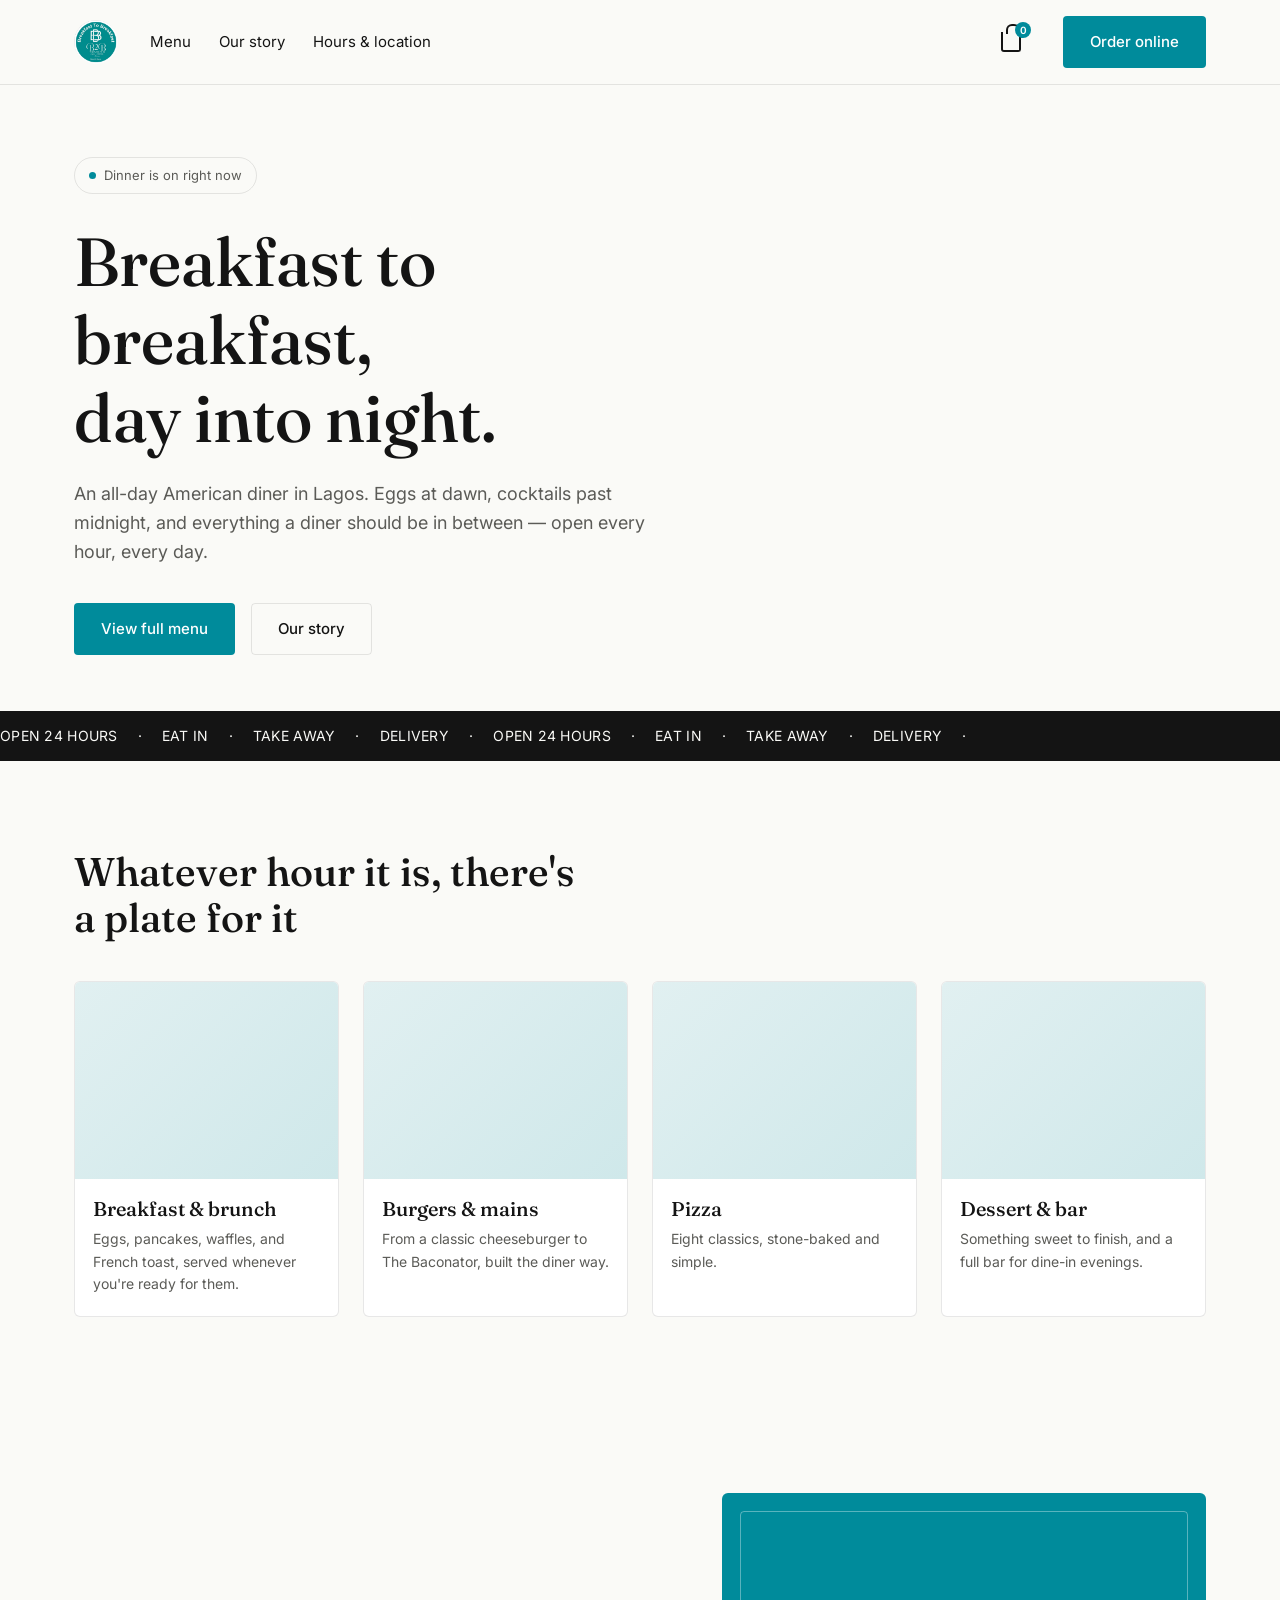
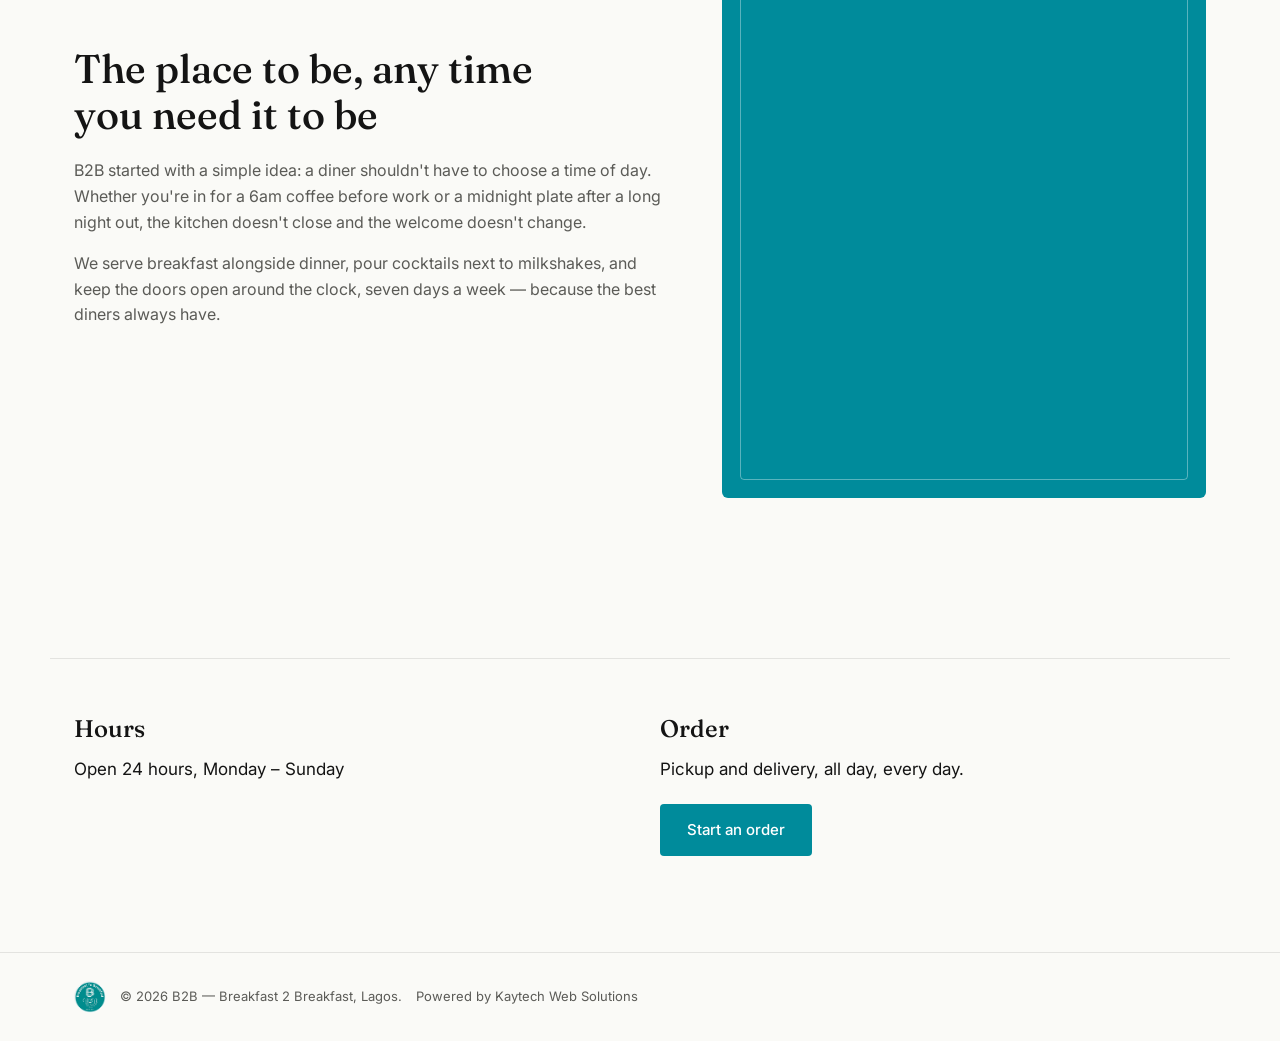
<file: index.html>
<!DOCTYPE html>
<html lang="en">
<head>
<meta charset="UTF-8">
<meta name="viewport" content="width=device-width, initial-scale=1.0">
<title>B2B — Breakfast 2 Breakfast | Lagos</title>
<meta name="description" content="B2B - Breakfast 2 Breakfast. All-day American diner in Lagos, open 24 hours. Eat in, take away, or delivery.">
<link rel="preconnect" href="https://fonts.googleapis.com">
<link rel="preconnect" href="https://fonts.gstatic.com" crossorigin>
<link href="https://fonts.googleapis.com/css2?family=Fraunces:opsz,wght@9..144,400;9..144,500;9..144,600&family=Inter:wght@400;500;600&display=swap" rel="stylesheet">
<link rel="icon" href="assets/logo.png" type="image/png">
<link rel="stylesheet" href="css/styles.css">
</head>
<body>

<header class="site-header">
  <div class="wrap header-inner">
    <a href="index.html" class="logo">
      <img src="assets/logo.png" alt="B2B - Breakfast 2 Breakfast" class="logo-mark">
    </a>
    <nav class="main-nav" id="main-nav">
      <a href="menu.html">Menu</a>
      <a href="#story">Our story</a>
      <a href="#hours">Hours &amp; location</a>
    </nav>
    <a href="cart.html" class="cart-link" aria-label="View cart">
      <i class="cart-icon"></i>
      <span class="cart-count" id="cart-count" hidden>0</span>
    </a>
    <a href="menu.html" class="btn btn-primary header-cta">Order online</a>
    <button class="nav-toggle" id="nav-toggle" aria-label="Toggle navigation" aria-expanded="false">
      <span></span><span></span><span></span>
    </button>
  </div>
</header>

<main>

  <section class="hero">
    <div class="wrap hero-inner">
      <p class="serving-chip" id="serving-chip">
        <span class="dot"></span>
        <span id="serving-text">Checking what's on&hellip;</span>
      </p>
      <h1 class="hero-headline">Breakfast to breakfast,<br>day into night.</h1>
      <p class="hero-sub">An all-day American diner in Lagos. Eggs at dawn, cocktails past midnight, and everything a diner should be in between &mdash; open every hour, every day.</p>
      <div class="hero-actions">
        <a href="menu.html" class="btn btn-primary">View full menu</a>
        <a href="#story" class="btn btn-ghost">Our story</a>
      </div>
    </div>
  </section>

  <div class="ribbon" aria-hidden="true">
    <div class="ribbon-track">
      <span>OPEN 24 HOURS</span><span>&middot;</span>
      <span>EAT IN</span><span>&middot;</span>
      <span>TAKE AWAY</span><span>&middot;</span>
      <span>DELIVERY</span><span>&middot;</span>
      <span>OPEN 24 HOURS</span><span>&middot;</span>
      <span>EAT IN</span><span>&middot;</span>
      <span>TAKE AWAY</span><span>&middot;</span>
      <span>DELIVERY</span><span>&middot;</span>
    </div>
  </div>

  <section class="categories" id="menu-preview">
    <div class="wrap">
      <h2>Whatever hour it is, there's a plate for it</h2>
      <div class="category-grid">
        <a href="menu.html#breakfast" class="category-card">
          <div class="category-photo" aria-hidden="true"></div>
          <h3>Breakfast &amp; brunch</h3>
          <p>Eggs, pancakes, waffles, and French toast, served whenever you're ready for them.</p>
        </a>
        <a href="menu.html#burgers" class="category-card">
          <div class="category-photo" aria-hidden="true"></div>
          <h3>Burgers &amp; mains</h3>
          <p>From a classic cheeseburger to The Baconator, built the diner way.</p>
        </a>
        <a href="menu.html#pizza" class="category-card">
          <div class="category-photo" aria-hidden="true"></div>
          <h3>Pizza</h3>
          <p>Eight classics, stone-baked and simple.</p>
        </a>
        <a href="menu.html#dessert" class="category-card">
          <div class="category-photo" aria-hidden="true"></div>
          <h3>Dessert &amp; bar</h3>
          <p>Something sweet to finish, and a full bar for dine-in evenings.</p>
        </a>
      </div>
    </div>
  </section>

  <section class="story" id="story">
    <div class="wrap story-inner">
      <div class="story-copy">
        <h2>The place to be, any time you need it to be</h2>
        <p>B2B started with a simple idea: a diner shouldn't have to choose a time of day. Whether you're in for a 6am coffee before work or a midnight plate after a long night out, the kitchen doesn't close and the welcome doesn't change.</p>
        <p>We serve breakfast alongside dinner, pour cocktails next to milkshakes, and keep the doors open around the clock, seven days a week &mdash; because the best diners always have.</p>
      </div>
      <div class="story-visual" aria-hidden="true"></div>
    </div>
  </section>

  <section class="hours" id="hours">
    <div class="wrap hours-inner">
      <div class="hours-block">
        <h2>Hours</h2>
        <p class="hours-line">Open 24 hours, Monday &ndash; Sunday</p>
      </div>
      <div class="hours-block">
        <h2>Order</h2>
        <p class="hours-line">Pickup and delivery, all day, every day.</p>
        <a href="menu.html" class="btn btn-primary">Start an order</a>
      </div>
    </div>
  </section>

</main>

<footer class="site-footer">
  <div class="wrap footer-inner">
    <img src="assets/logo.png" alt="B2B - Breakfast 2 Breakfast" class="logo-mark small">
    <p>&copy; <span id="year"></span> B2B &mdash; Breakfast 2 Breakfast, Lagos.</p>
    <p>Powered by <a href="https://kaytechwebsolutions.vercel.app" target="_blank" rel="noopener noreferrer">Kaytech Web Solutions</a></p>
  </div>
</footer>

<script src="js/cart.js"></script>
<script src="js/main.js"></script>
</body>
</html>
</file>
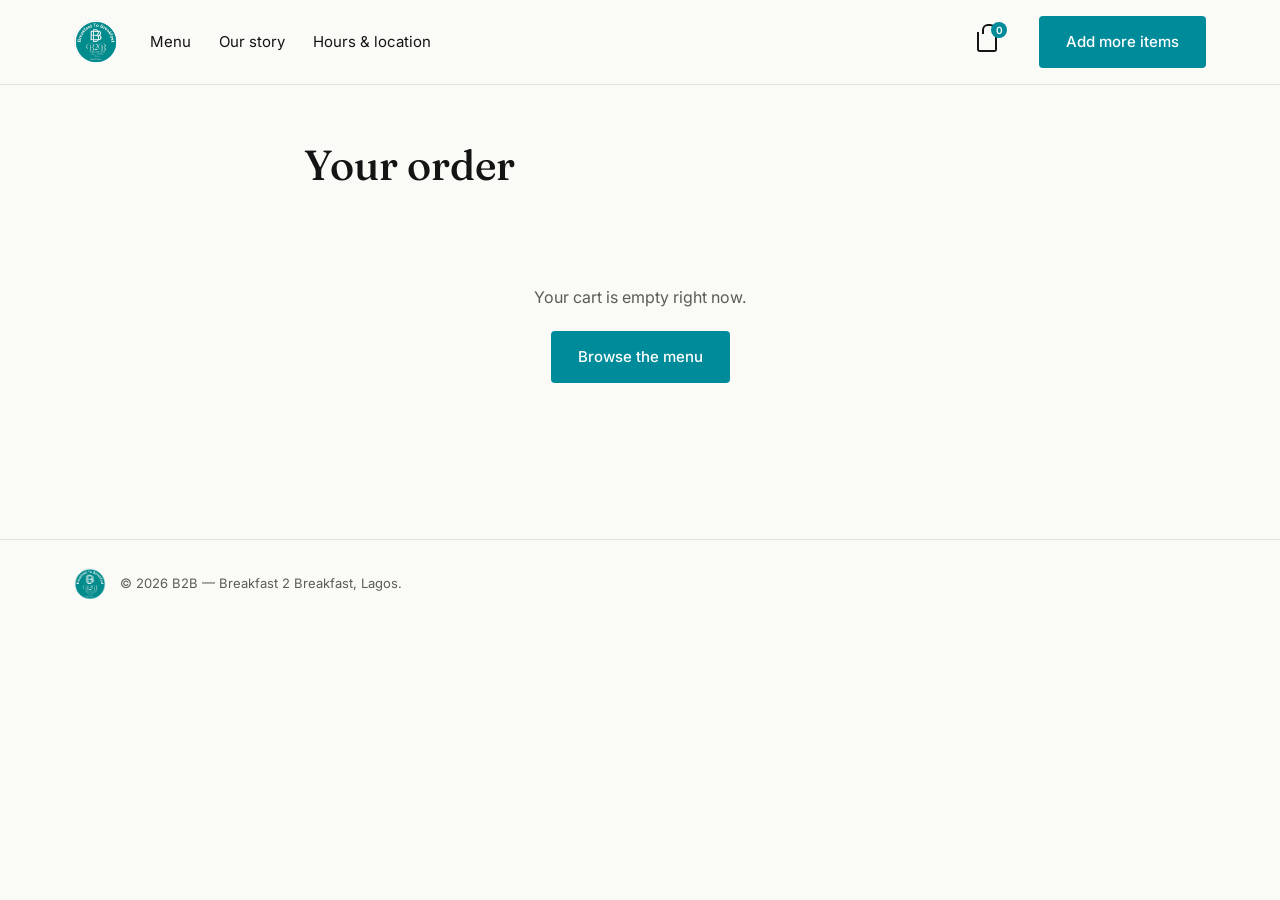
<file: cart.html>
<!DOCTYPE html>
<html lang="en">
<head>
<meta charset="UTF-8">
<meta name="viewport" content="width=device-width, initial-scale=1.0">
<title>Your order — B2B Breakfast 2 Breakfast</title>
<meta name="description" content="Review your order and send it to B2B on WhatsApp.">
<link rel="preconnect" href="https://fonts.googleapis.com">
<link rel="preconnect" href="https://fonts.gstatic.com" crossorigin>
<link href="https://fonts.googleapis.com/css2?family=Fraunces:opsz,wght@9..144,400;9..144,500;9..144,600&family=Inter:wght@400;500;600&display=swap" rel="stylesheet">
<link rel="icon" href="assets/logo.png" type="image/png">
<link rel="stylesheet" href="css/styles.css">
</head>
<body>

<header class="site-header">
  <div class="wrap header-inner">
    <a href="index.html" class="logo">
      <img src="assets/logo.png" alt="B2B - Breakfast 2 Breakfast" class="logo-mark">
    </a>
    <nav class="main-nav" id="main-nav">
      <a href="menu.html">Menu</a>
      <a href="index.html#story">Our story</a>
      <a href="index.html#hours">Hours &amp; location</a>
    </nav>
    <a href="cart.html" class="cart-link" aria-label="View cart">
      <i class="cart-icon"></i>
      <span class="cart-count" id="cart-count" hidden>0</span>
    </a>
    <a href="menu.html" class="btn btn-primary header-cta">Add more items</a>
    <button class="nav-toggle" id="nav-toggle" aria-label="Toggle navigation" aria-expanded="false">
      <span></span><span></span><span></span>
    </button>
  </div>
</header>

<main>
  <section class="cart-page">
    <div class="wrap cart-wrap">

      <h1>Your order</h1>

      <div id="cart-empty" class="cart-empty" hidden>
        <p>Your cart is empty right now.</p>
        <a href="menu.html" class="btn btn-primary">Browse the menu</a>
      </div>

      <div id="cart-content">
        <div class="cart-content-header">
          <button class="clear-cart-btn" id="clear-cart">Clear cart</button>
        </div>
        <div class="cart-items" id="cart-items"></div>

        <div class="cart-total-row">
          <span>Total</span>
          <span id="cart-total">&#8358;0</span>
        </div>

        <div class="fulfilment-block">
          <p class="fulfilment-label">Fulfilment</p>
          <div class="fulfilment-options">
            <button class="fulfilment-option active" data-type="pickup">Pickup</button>
            <button class="fulfilment-option" data-type="delivery">Delivery</button>
          </div>
          <p class="fulfilment-note">Delivery fee and estimated time are confirmed on WhatsApp.</p>
        </div>

        <div class="details-block">
          <p class="fulfilment-label">Your details</p>
          <div class="details-rule"></div>

          <div class="field">
            <label for="customer-name">Name</label>
            <input type="text" id="customer-name" placeholder="Your full name">
            <span class="field-error" id="error-name" hidden>Name is required.</span>
          </div>

          <div class="field">
            <label for="customer-phone">Phone number</label>
            <input type="tel" id="customer-phone" placeholder="e.g. 0803 123 4567">
            <span class="field-error" id="error-phone" hidden>Phone number is required.</span>
          </div>

          <div class="field" id="address-field">
            <label for="customer-address">Delivery address</label>
            <textarea id="customer-address" rows="2" placeholder="Street, area, landmark"></textarea>
            <span class="field-error" id="error-address" hidden>Delivery address is required.</span>
          </div>

          <div class="field">
            <label for="customer-notes">Extra notes <span class="optional-tag">(optional)</span></label>
            <textarea id="customer-notes" rows="2" placeholder="Any special requests"></textarea>
          </div>
        </div>

        <div class="checkout-actions">
          <button class="btn btn-ghost btn-block" id="download-receipt">Download receipt</button>
          <a class="btn btn-primary btn-block" id="whatsapp-send" href="#" target="_blank" rel="noopener">Send order on WhatsApp</a>
        </div>

        <p class="checkout-hint">Download the receipt first, then attach it in WhatsApp before sending your message.</p>
      </div>

    </div>
  </section>
</main>

<div class="modal-overlay" id="clear-modal" hidden>
  <div class="modal-card">
    <h3>Clear your order?</h3>
    <p>This will remove all items from your cart. This can't be undone.</p>
    <div class="modal-actions">
      <button class="btn btn-ghost" id="modal-cancel">Cancel</button>
      <button class="btn btn-danger" id="modal-confirm">Clear cart</button>
    </div>
  </div>
</div>

<footer class="site-footer">
  <div class="wrap footer-inner">
    <img src="assets/logo.png" alt="B2B - Breakfast 2 Breakfast" class="logo-mark small">
    <p>&copy; <span id="year"></span> B2B &mdash; Breakfast 2 Breakfast, Lagos.</p>
  </div>
</footer>

<script src="js/cart.js"></script>
<script src="js/cart-page.js"></script>
<script src="js/main.js"></script>
</body>
</html>
</file>
<file: css/styles.css>
/* ---------- Tokens ---------- */
:root {
  --teal: #008B9B;
  --teal-dark: #00707D;
  --bg: #FAFAF7;
  --surface: #FFFFFF;
  --ink: #141414;
  --ink-muted: #5B5B57;
  --gold: #C9A227;
  --border: rgba(20, 20, 20, 0.1);

  --font-display: 'Fraunces', serif;
  --font-body: 'Inter', sans-serif;

  --wrap: 1180px;
}

* { box-sizing: border-box; }
html { scroll-behavior: smooth; }

body {
  margin: 0;
  background: var(--bg);
  color: var(--ink);
  font-family: var(--font-body);
  font-size: 16px;
  line-height: 1.6;
  -webkit-font-smoothing: antialiased;
}

a { color: inherit; text-decoration: none; }

.wrap {
  max-width: var(--wrap);
  margin: 0 auto;
  padding: 0 24px;
}

h1, h2, h3 {
  font-family: var(--font-display);
  font-weight: 500;
  line-height: 1.15;
  margin: 0;
}

h2 { font-size: clamp(28px, 3.5vw, 40px); max-width: 20ch; }
h3 { font-size: 20px; }

p { margin: 0; color: var(--ink-muted); max-width: 65ch; }

:focus-visible {
  outline: 2px solid var(--teal);
  outline-offset: 3px;
}

@media (prefers-reduced-motion: reduce) {
  * { animation: none !important; transition: none !important; }
  html { scroll-behavior: auto; }
}

/* ---------- Buttons ---------- */
.btn {
  display: inline-flex;
  align-items: center;
  justify-content: center;
  padding: 13px 26px;
  border-radius: 4px;
  font-family: var(--font-body);
  font-weight: 500;
  font-size: 15px;
  border: 1px solid transparent;
  cursor: pointer;
  transition: background-color 0.15s ease, border-color 0.15s ease, transform 0.15s ease;
}
.btn:active { transform: scale(0.97); }
.btn:disabled { opacity: 0.6; cursor: default; transform: none; }

.btn-primary {
  background: var(--teal);
  color: #fff;
}
.btn-primary:hover { background: var(--teal-dark); }

.btn-ghost {
  background: transparent;
  border-color: var(--border);
  color: var(--ink);
}
.btn-ghost:hover { border-color: var(--ink); }

/* ---------- Header ---------- */
.site-header {
  position: sticky;
  top: 0;
  background: var(--bg);
  border-bottom: 1px solid var(--border);
  z-index: 50;
}

.header-inner {
  display: flex;
  align-items: center;
  gap: 32px;
  padding-top: 16px;
  padding-bottom: 16px;
}

.logo-mark {
  display: block;
  width: 44px;
  height: 44px;
  border-radius: 50%;
  object-fit: cover;
}
.logo-mark.small { width: 32px; height: 32px; }

.main-nav {
  display: flex;
  gap: 28px;
  margin-right: auto;
  font-size: 15px;
}

.header-cta { margin-left: 0; }

.cart-link {
  position: relative;
  display: inline-flex;
  align-items: center;
  justify-content: center;
  width: 40px;
  height: 40px;
}

.cart-icon {
  width: 20px;
  height: 20px;
  border: 2px solid var(--ink);
  border-top: none;
  border-radius: 0 0 3px 3px;
  position: relative;
}
.cart-icon::before {
  content: "";
  position: absolute;
  top: -8px;
  left: 3px;
  width: 10px;
  height: 8px;
  border: 2px solid var(--ink);
  border-bottom: none;
  border-radius: 6px 6px 0 0;
}

.cart-count {
  position: absolute;
  top: 0;
  right: 0;
  min-width: 16px;
  height: 16px;
  padding: 0 4px;
  border-radius: 8px;
  background: var(--teal);
  color: #fff;
  font-size: 10px;
  font-weight: 600;
  display: flex;
  align-items: center;
  justify-content: center;
}
.cart-count.pop {
  animation: cart-pop 0.3s ease;
}

@keyframes cart-pop {
  0% { transform: scale(1); }
  40% { transform: scale(1.35); }
  100% { transform: scale(1); }
}

.nav-toggle {
  display: none;
  flex-direction: column;
  gap: 5px;
  background: none;
  border: none;
  padding: 8px;
  cursor: pointer;
}
.nav-toggle span {
  width: 22px;
  height: 2px;
  background: var(--ink);
}

@media (max-width: 760px) {
  .main-nav {
    display: none;
    order: 3;
    width: 100%;
    flex-direction: column;
    gap: 16px;
    padding-top: 16px;
  }
  .main-nav.open { display: flex; }
  .header-inner { flex-wrap: wrap; }
  .header-cta { display: none; }
  .nav-toggle { display: flex; margin-left: auto; }
}

/* ---------- Hero ---------- */
.hero { padding: 72px 0 56px; }

.serving-chip {
  display: inline-flex;
  align-items: center;
  gap: 8px;
  padding: 7px 14px;
  border: 1px solid var(--border);
  border-radius: 999px;
  font-size: 13px;
  color: var(--ink-muted);
  margin-bottom: 28px;
}

.serving-chip .dot {
  width: 7px;
  height: 7px;
  border-radius: 50%;
  background: var(--teal);
}

.hero-headline {
  font-size: clamp(38px, 6vw, 68px);
  max-width: 15ch;
  margin-bottom: 24px;
}

.hero-sub {
  font-size: 18px;
  max-width: 52ch;
  margin-bottom: 36px;
}

.hero-actions { display: flex; gap: 16px; flex-wrap: wrap; }

/* ---------- Ribbon ---------- */
.ribbon {
  background: var(--ink);
  color: var(--bg);
  overflow: hidden;
  padding: 14px 0;
}

.ribbon-track {
  display: flex;
  gap: 20px;
  white-space: nowrap;
  width: max-content;
  font-size: 14px;
  letter-spacing: 0.02em;
  animation: scroll-ribbon 28s linear infinite;
}

@keyframes scroll-ribbon {
  from { transform: translateX(0); }
  to { transform: translateX(-50%); }
}

/* ---------- Categories ---------- */
.categories { padding: 88px 0; }
.categories h2 { margin-bottom: 40px; }

.category-grid {
  display: grid;
  grid-template-columns: repeat(4, 1fr);
  gap: 24px;
}

.category-card {
  display: block;
  background: var(--surface);
  border: 1px solid var(--border);
  border-radius: 6px;
  overflow: hidden;
  transition: transform 0.2s ease, box-shadow 0.2s ease;
  opacity: 0;
  transform: translateY(16px);
}
.category-card.in-view {
  opacity: 1;
  transform: translateY(0);
}
.category-card:hover {
  transform: translateY(-3px);
  box-shadow: 0 8px 20px rgba(20,20,20,0.06);
}
.category-grid .category-card:nth-child(1) { transition-delay: 0s; }
.category-grid .category-card:nth-child(2) { transition-delay: 0.08s; }
.category-grid .category-card:nth-child(3) { transition-delay: 0.16s; }
.category-grid .category-card:nth-child(4) { transition-delay: 0.24s; }

.category-photo {
  aspect-ratio: 4/3;
  background: linear-gradient(135deg, #E1F0F1, #CFE8EA);
}

.category-card h3, .category-card p { padding: 0 18px; }
.category-card h3 { margin-top: 18px; margin-bottom: 8px; }
.category-card p { margin-bottom: 20px; font-size: 14px; }

@media (max-width: 900px) {
  .category-grid { grid-template-columns: repeat(2, 1fr); }
}
@media (max-width: 520px) {
  .category-grid { grid-template-columns: 1fr; }
}

/* ---------- Story ---------- */
.story { padding: 88px 0; }

.story-inner {
  display: grid;
  grid-template-columns: 1.1fr 0.9fr;
  gap: 56px;
  align-items: center;
}

.story-copy {
  opacity: 0;
  transform: translateY(16px);
  transition: opacity 0.5s ease, transform 0.5s ease;
}
.story-copy.in-view { opacity: 1; transform: translateY(0); }

.story-copy h2 { margin-bottom: 20px; }
.story-copy p { margin-bottom: 16px; }

.story-visual {
  aspect-ratio: 4/5;
  background: var(--teal);
  border-radius: 6px;
  position: relative;
}
.story-visual::after {
  content: "";
  position: absolute;
  inset: 18px;
  border: 1px solid rgba(255,255,255,0.35);
  border-radius: 4px;
}

@media (max-width: 800px) {
  .story-inner { grid-template-columns: 1fr; }
  .story-visual { order: -1; }
}

/* ---------- Hours ---------- */
.hours { padding: 72px 0 96px; }

.hours-inner {
  display: grid;
  grid-template-columns: 1fr 1fr;
  gap: 40px;
  border-top: 1px solid var(--border);
  padding-top: 56px;
}

.hours-block h2 { margin-bottom: 14px; font-size: 24px; }
.hours-line { font-size: 17px; color: var(--ink); margin-bottom: 20px; }

@media (max-width: 700px) {
  .hours-inner { grid-template-columns: 1fr; }
}

/* ---------- Footer ---------- */
.site-footer {
  border-top: 1px solid var(--border);
  padding: 28px 0;
}

.footer-inner {
  display: flex;
  align-items: center;
  gap: 14px;
  font-size: 13px;
  color: var(--ink-muted);
}

/* ---------- Menu page ---------- */
.menu-intro { padding: 56px 0 28px; }
.menu-intro h1 { font-size: clamp(32px, 5vw, 48px); margin-bottom: 14px; }

.menu-controls-wrap {
  position: sticky;
  top: 77px;
  background: var(--bg);
  border-bottom: 1px solid var(--border);
  z-index: 40;
  padding-bottom: 14px;
}

.search-bar {
  display: flex;
  align-items: center;
  gap: 10px;
  background: var(--surface);
  border: 1px solid var(--border);
  border-radius: 6px;
  padding: 12px 16px;
  margin-bottom: 16px;
}

.search-icon {
  width: 15px;
  height: 15px;
  border: 2px solid var(--ink-muted);
  border-radius: 50%;
  position: relative;
  flex-shrink: 0;
}
.search-icon::after {
  content: "";
  position: absolute;
  width: 6px;
  height: 2px;
  background: var(--ink-muted);
  bottom: -4px;
  right: -5px;
  transform: rotate(45deg);
}

.search-bar input {
  border: none;
  background: none;
  outline: none;
  font-family: var(--font-body);
  font-size: 15px;
  width: 100%;
  color: var(--ink);
}

.category-tabs {
  display: flex;
  gap: 10px;
  overflow-x: auto;
  scrollbar-width: none;
}
.category-tabs::-webkit-scrollbar { display: none; }

.tab {
  flex-shrink: 0;
  padding: 8px 16px;
  border-radius: 999px;
  border: 1px solid var(--border);
  background: var(--surface);
  font-family: var(--font-body);
  font-size: 14px;
  color: var(--ink-muted);
  cursor: pointer;
  white-space: nowrap;
  transition: background-color 0.15s ease, border-color 0.15s ease, color 0.15s ease;
}
.tab.active {
  background: var(--ink);
  border-color: var(--ink);
  color: var(--bg);
}

.menu-list { padding: 40px 0 96px; }

#menu-sections.fade-refresh {
  animation: fade-in-up 0.25s ease;
}

@keyframes fade-in-up {
  from { opacity: 0; transform: translateY(8px); }
  to { opacity: 1; transform: translateY(0); }
}

.skeleton-row {
  display: flex;
  align-items: center;
  gap: 16px;
  padding: 16px 0;
  border-bottom: 1px solid var(--border);
}

.skeleton-block {
  background: linear-gradient(90deg, var(--border) 25%, rgba(20,20,20,0.06) 50%, var(--border) 75%);
  background-size: 200% 100%;
  animation: skeleton-shimmer 1.4s ease-in-out infinite;
  border-radius: 6px;
}

.skeleton-photo { width: 64px; height: 64px; flex-shrink: 0; }
.skeleton-lines { flex: 1; display: flex; flex-direction: column; gap: 8px; }
.skeleton-line { height: 12px; border-radius: 4px; }
.skeleton-line.short { width: 40%; }

@keyframes skeleton-shimmer {
  0% { background-position: 200% 0; }
  100% { background-position: -200% 0; }
}

.empty-state {
  text-align: center;
  padding: 60px 0;
  font-size: 16px;
  max-width: none;
}

.menu-category { margin-bottom: 56px; }

.menu-category-header { margin-bottom: 20px; }
.menu-category-header h2 { font-size: 26px; margin-bottom: 6px; }
.bar-note { font-size: 13px; color: var(--gold); font-style: italic; }

.menu-items {
  display: flex;
  flex-direction: column;
}

.menu-item {
  display: flex;
  align-items: center;
  gap: 16px;
  padding: 16px 0;
  border-bottom: 1px solid var(--border);
}

.menu-item-photo {
  width: 64px;
  height: 64px;
  border-radius: 6px;
  background: linear-gradient(135deg, #E1F0F1, #CFE8EA);
  flex-shrink: 0;
}

.menu-item-info { flex: 1; min-width: 0; }

.menu-item-top {
  display: flex;
  justify-content: space-between;
  gap: 12px;
  align-items: baseline;
}

.menu-item-top h4 {
  font-family: var(--font-display);
  font-size: 17px;
  font-weight: 500;
  margin: 0;
}

.menu-item-price {
  font-size: 14px;
  font-weight: 600;
  color: var(--teal-dark);
  white-space: nowrap;
}

.menu-item-desc {
  font-size: 13px;
  margin-top: 4px;
  color: var(--ink-muted);
  display: -webkit-box;
  -webkit-line-clamp: 2;
  -webkit-box-orient: vertical;
  overflow: hidden;
}

.btn-add {
  flex-shrink: 0;
  background: transparent;
  border: 1px solid var(--teal);
  color: var(--teal-dark);
  border-radius: 4px;
  padding: 8px 16px;
  font-family: var(--font-body);
  font-size: 13px;
  font-weight: 600;
  cursor: pointer;
  transition: background-color 0.15s ease, color 0.15s ease, transform 0.15s ease;
}
.btn-add:hover { background: var(--teal); color: #fff; }
.btn-add.added {
  background: var(--teal);
  color: #fff;
  transform: scale(1.06);
}

.dine-in-badge {
  flex-shrink: 0;
  font-size: 11px;
  color: var(--gold);
  border: 1px solid var(--gold);
  border-radius: 999px;
  padding: 5px 10px;
  white-space: nowrap;
}

@media (max-width: 600px) {
  .menu-controls-wrap { top: 65px; }
  .menu-item { align-items: flex-start; }
}

/* ---------- Cart page ---------- */
.cart-page { padding: 56px 0 96px; }
.cart-wrap { max-width: 720px; }
.cart-page h1 { font-size: clamp(30px, 5vw, 42px); margin-bottom: 36px; }

.cart-empty {
  text-align: center;
  padding: 60px 0;
}
.cart-empty p { margin: 0 auto 20px; }

.cart-content-header {
  display: flex;
  justify-content: flex-end;
  padding-bottom: 8px;
}

.clear-cart-btn {
  background: none;
  border: none;
  font-family: var(--font-body);
  font-size: 13px;
  color: var(--ink-muted);
  text-decoration: underline;
  cursor: pointer;
  padding: 4px 0;
}
.clear-cart-btn:hover { color: var(--ink); }

.cart-items { border-top: 1px solid var(--border); }

.cart-row {
  display: grid;
  grid-template-columns: 1fr auto auto auto;
  align-items: center;
  gap: 16px;
  padding: 18px 0;
  border-bottom: 1px solid var(--border);
  transition: opacity 0.25s ease, transform 0.25s ease, max-height 0.25s ease;
  max-height: 100px;
}
.cart-row.removing {
  opacity: 0;
  transform: translateX(12px);
}

.qty-value {
  font-size: 14px;
  min-width: 16px;
  text-align: center;
  display: inline-block;
  transition: transform 0.15s ease;
}
.qty-value.bump { transform: scale(1.3); }

.cart-row-name { font-family: var(--font-display); font-size: 16px; color: var(--ink); margin: 0; }
.cart-row-price { font-size: 12px; margin: 2px 0 0; }

.qty-stepper {
  display: flex;
  align-items: center;
  gap: 10px;
  border: 1px solid var(--border);
  border-radius: 999px;
  padding: 4px 10px;
}

.qty-btn {
  background: none;
  border: none;
  font-size: 16px;
  cursor: pointer;
  color: var(--ink);
  width: 20px;
  line-height: 1;
}


.cart-row-total {
  font-size: 14px;
  font-weight: 600;
  color: var(--ink);
  white-space: nowrap;
}

.remove-btn {
  background: none;
  border: none;
  font-size: 20px;
  color: var(--ink-muted);
  cursor: pointer;
  line-height: 1;
}
.remove-btn:hover { color: var(--ink); }

.cart-total-row {
  display: flex;
  justify-content: space-between;
  padding: 24px 0;
  font-family: var(--font-display);
  font-size: 22px;
  border-bottom: 1px solid var(--border);
}
.cart-total-row span:last-child { color: var(--teal-dark); }

.fulfilment-block { padding: 28px 0; border-bottom: 1px solid var(--border); }
.fulfilment-label { font-size: 13px; color: var(--ink-muted); margin-bottom: 12px; }

.fulfilment-options { display: flex; gap: 10px; margin-bottom: 14px; }

.fulfilment-option {
  flex: 1;
  padding: 12px;
  border-radius: 6px;
  border: 1px solid var(--border);
  background: var(--surface);
  font-family: var(--font-body);
  font-size: 14px;
  font-weight: 500;
  color: var(--ink-muted);
  cursor: pointer;
  text-align: center;
}
.fulfilment-option.active {
  border-color: var(--teal);
  border-width: 2px;
  color: var(--teal-dark);
}

.fulfilment-note { font-size: 12px; }

.details-block {
  padding: 28px;
  margin: 28px 0;
  background: var(--surface);
  border: 1px solid var(--border);
  border-radius: 8px;
}

.details-block .fulfilment-label {
  font-family: var(--font-display);
  font-size: 18px;
  font-weight: 500;
  color: var(--ink);
  text-transform: none;
  letter-spacing: normal;
  margin-bottom: 6px;
}

.details-rule {
  width: 32px;
  height: 2px;
  background: var(--gold);
  margin-bottom: 22px;
}

.field { margin-bottom: 20px; }
.field:last-child { margin-bottom: 0; }

.field label {
  display: block;
  font-size: 11px;
  letter-spacing: 0.06em;
  text-transform: uppercase;
  color: var(--ink-muted);
  margin-bottom: 8px;
  font-weight: 600;
}

.optional-tag {
  font-weight: 400;
  text-transform: none;
  letter-spacing: normal;
  color: var(--ink-muted);
}

.field input,
.field textarea {
  width: 100%;
  border: 1px solid var(--border);
  border-radius: 6px;
  padding: 13px 16px;
  font-family: var(--font-body);
  font-size: 15px;
  color: var(--ink);
  background: var(--bg);
  resize: vertical;
  transition: border-color 0.2s ease, box-shadow 0.2s ease, background-color 0.2s ease;
}

.field input::placeholder,
.field textarea::placeholder {
  color: rgba(20, 20, 20, 0.35);
}

.field input:hover,
.field textarea:hover {
  border-color: rgba(20, 20, 20, 0.22);
}

.field input:focus,
.field textarea:focus {
  outline: none;
  border-color: var(--teal);
  background: var(--surface);
  box-shadow: 0 0 0 3px rgba(0, 139, 155, 0.14);
}

.field-error {
  display: block;
  font-size: 12px;
  color: #B3261E;
  margin-top: 6px;
}

.checkout-actions {
  display: flex;
  flex-direction: column;
  gap: 12px;
  padding-top: 28px;
}

.btn-block { width: 100%; }

.checkout-hint {
  font-size: 12px;
  text-align: center;
  margin-top: 14px;
}

@media (max-width: 560px) {
  .cart-row {
    grid-template-columns: 1fr auto;
    grid-template-areas:
      "info remove"
      "stepper total";
    row-gap: 10px;
  }
  .cart-row-info { grid-area: info; }
  .remove-btn { grid-area: remove; justify-self: end; }
  .qty-stepper { grid-area: stepper; }
  .cart-row-total { grid-area: total; justify-self: end; }
}

/* ---------- Clear cart modal ---------- */
.btn-danger {
  background: transparent;
  border: 1px solid #B3261E;
  color: #B3261E;
}
.btn-danger:hover { background: #B3261E; color: #fff; }

.modal-overlay[hidden] {
  display: none;
}

.modal-overlay {
  position: fixed;
  inset: 0;
  background: rgba(20, 20, 20, 0.45);
  display: flex;
  align-items: center;
  justify-content: center;
  padding: 24px;
  z-index: 100;
  opacity: 0;
  transition: opacity 0.2s ease;
}
.modal-overlay.open { opacity: 1; }

.modal-card {
  background: var(--surface);
  border-radius: 8px;
  padding: 28px;
  max-width: 380px;
  width: 100%;
  transform: translateY(10px) scale(0.97);
  transition: transform 0.2s ease;
  box-shadow: 0 20px 50px rgba(20, 20, 20, 0.18);
}
.modal-overlay.open .modal-card {
  transform: translateY(0) scale(1);
}

.modal-card h3 {
  font-size: 20px;
  margin-bottom: 10px;
}

.modal-card p {
  font-size: 14px;
  margin-bottom: 22px;
}

.modal-actions {
  display: flex;
  gap: 10px;
  justify-content: flex-end;
}
.modal-actions .btn { padding: 10px 20px; font-size: 14px; }
</file>
